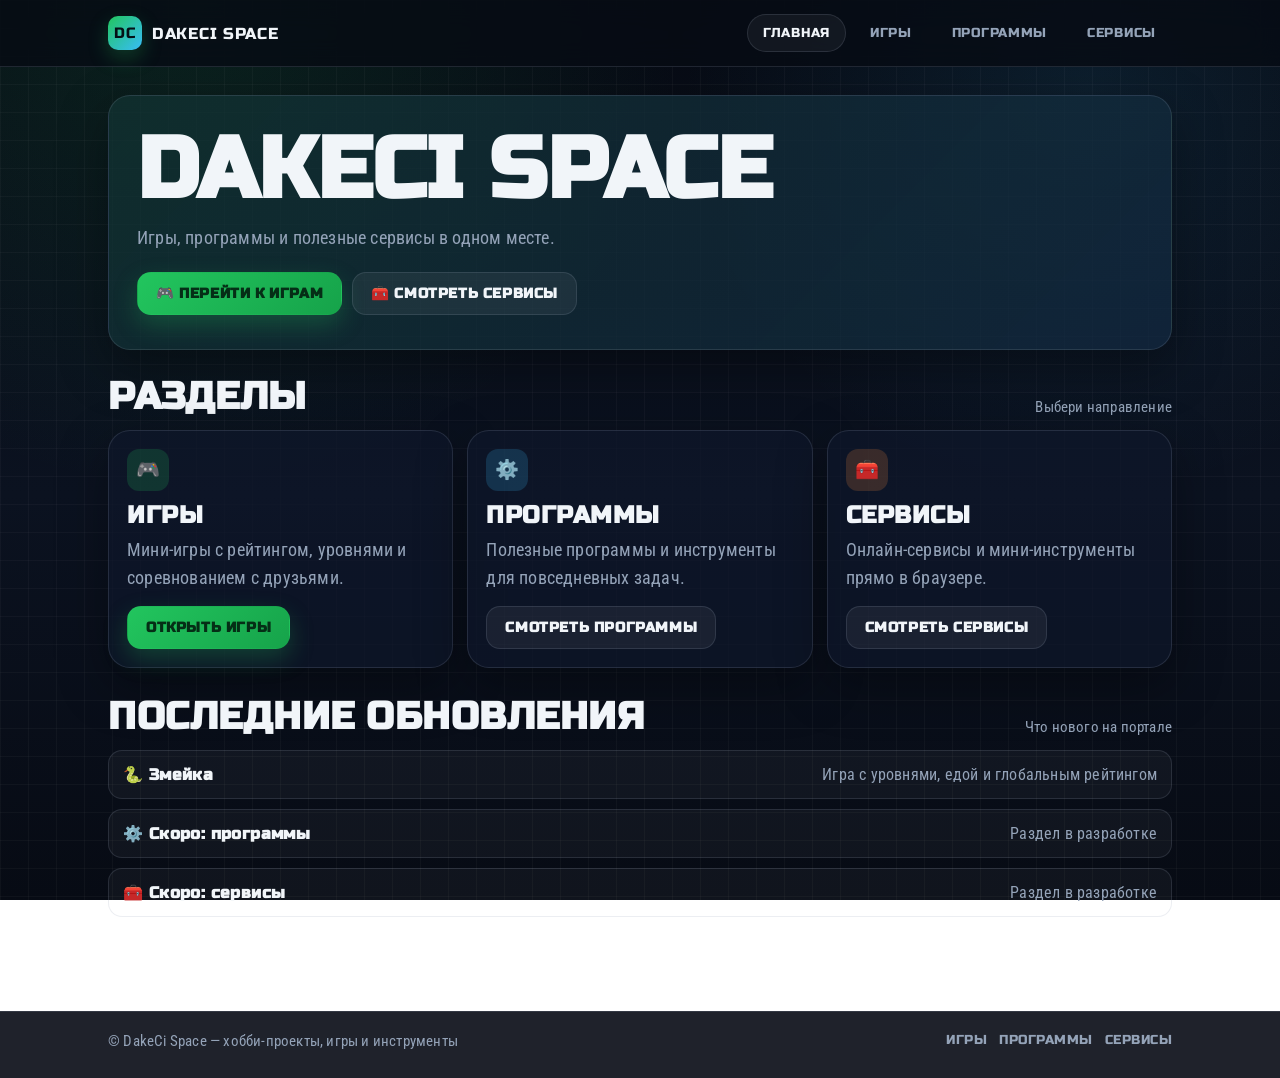
<file: index.html>
<!DOCTYPE html>
<html lang="ru">
<head>
  <meta charset="UTF-8">
  <meta name="viewport" content="width=device-width, initial-scale=1.0">
  <title>DakeCi Space</title>
  <link rel="stylesheet" href="./assets/css/style.css">
</head>
<body>
  <header class="site-header">
    <div class="header-inner">
      <a href="./" class="brand">
        <span class="brand-badge">DC</span>
        <span>DakeCi Space</span>
      </a>
      <button class="nav-toggle" type="button" data-nav-toggle aria-expanded="false" aria-label="Открыть меню">☰</button>
      <nav class="site-nav" data-site-nav>
        <a href="./" class="nav-link active">Главная</a>
        <a href="./games/" class="nav-link">Игры</a>
        <a href="./programs/" class="nav-link">Программы</a>
        <a href="./services/" class="nav-link">Сервисы</a>
      </nav>
    </div>
  </header>

  <main class="page">
    <section class="hero">
      <h1>DakeCi Space</h1>
      <p class="page-description">Игры, программы и полезные сервисы в одном месте.</p>
      <div class="hero-actions">
        <a href="./games/" class="btn btn-primary">🎮 Перейти к играм</a>
        <a href="./services/" class="btn btn-secondary">🧰 Смотреть сервисы</a>
      </div>
    </section>

    <section class="section">
      <div class="section-head">
        <h2 class="section-title">Разделы</h2>
        <p class="section-kicker">Выбери направление</p>
      </div>
      <div class="card-grid">
        <article class="card">
          <div class="card-icon green">🎮</div>
          <h3 class="card-title">Игры</h3>
          <p class="card-description">Мини-игры с рейтингом, уровнями и соревнованием с друзьями.</p>
          <a href="./games/" class="btn btn-primary">Открыть игры</a>
        </article>
        <article class="card">
          <div class="card-icon blue">⚙️</div>
          <h3 class="card-title">Программы</h3>
          <p class="card-description">Полезные программы и инструменты для повседневных задач.</p>
          <a href="./programs/" class="btn btn-secondary">Смотреть программы</a>
        </article>
        <article class="card">
          <div class="card-icon orange">🧰</div>
          <h3 class="card-title">Сервисы</h3>
          <p class="card-description">Онлайн-сервисы и мини-инструменты прямо в браузере.</p>
          <a href="./services/" class="btn btn-secondary">Смотреть сервисы</a>
        </article>
      </div>
    </section>

    <section class="section">
      <div class="section-head">
        <h2 class="section-title">Последние обновления</h2>
        <p class="section-kicker">Что нового на портале</p>
      </div>
      <div class="updates-list">
        <div class="update-item">
          <strong>🐍 Змейка</strong>
          <span>Игра с уровнями, едой и глобальным рейтингом</span>
        </div>
        <div class="update-item">
          <strong>⚙️ Скоро: программы</strong>
          <span>Раздел в разработке</span>
        </div>
        <div class="update-item">
          <strong>🧰 Скоро: сервисы</strong>
          <span>Раздел в разработке</span>
        </div>
      </div>
    </section>
  </main>

  <footer class="site-footer">
    <div class="footer-inner">
      <span>© DakeCi Space — хобби-проекты, игры и инструменты</span>
      <div class="footer-links">
        <a href="./games/">Игры</a>
        <a href="./programs/">Программы</a>
        <a href="./services/">Сервисы</a>
      </div>
    </div>
  </footer>

  <script src="./assets/js/site.js"></script>
</body>
</html>
</file>
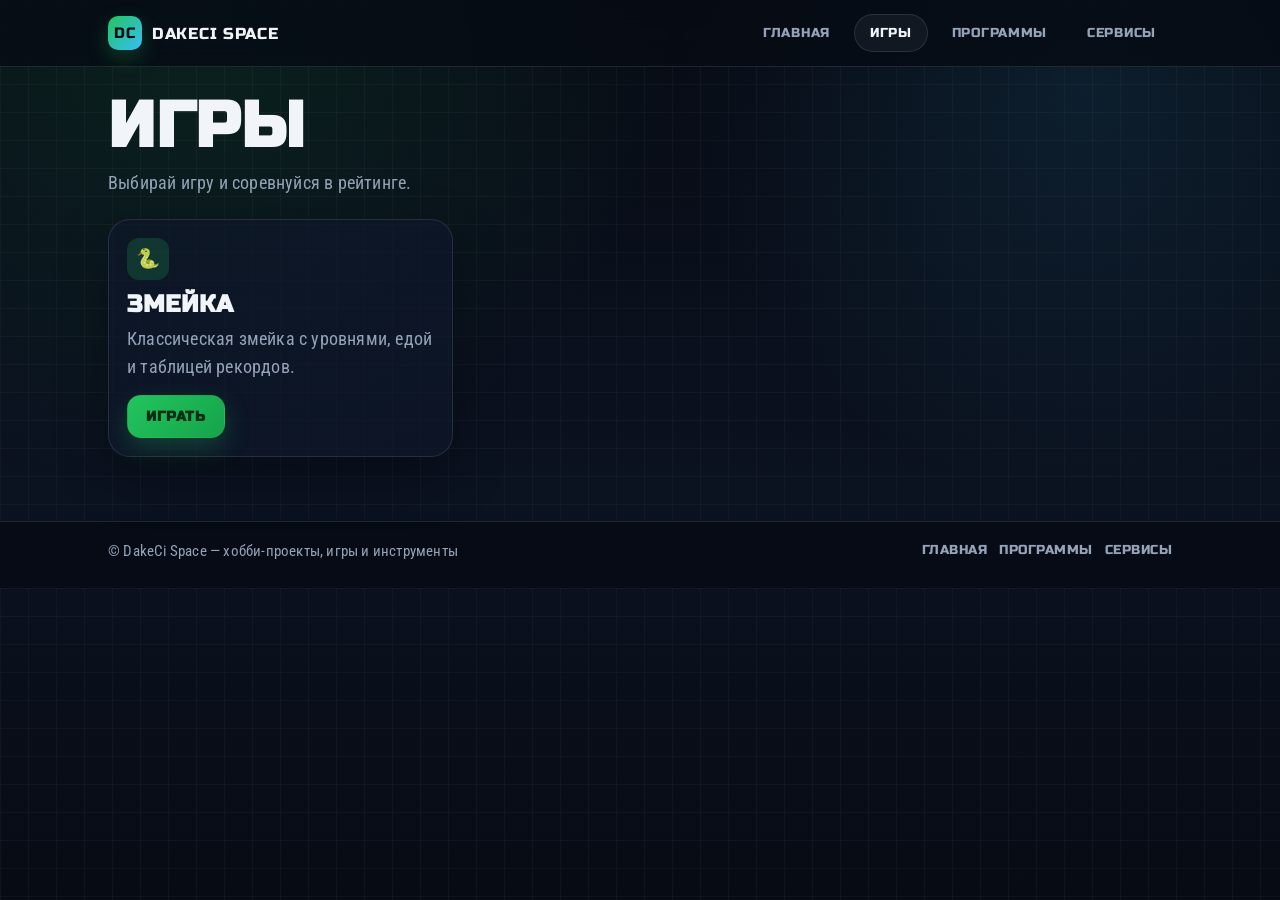
<file: games/index.html>
<!DOCTYPE html>
<html lang="ru">
<head>
  <meta charset="UTF-8">
  <meta name="viewport" content="width=device-width, initial-scale=1.0">
  <title>Игры — DakeCi Space</title>
  <link rel="stylesheet" href="../assets/css/style.css">
</head>
<body>
  <header class="site-header">
    <div class="header-inner">
      <a href="../" class="brand">
        <span class="brand-badge">DC</span>
        <span>DakeCi Space</span>
      </a>
      <button class="nav-toggle" type="button" data-nav-toggle aria-expanded="false" aria-label="Открыть меню">☰</button>
      <nav class="site-nav" data-site-nav>
        <a href="../" class="nav-link">Главная</a>
        <a href="./" class="nav-link active">Игры</a>
        <a href="../programs/" class="nav-link">Программы</a>
        <a href="../services/" class="nav-link">Сервисы</a>
      </nav>
    </div>
  </header>

  <main class="page">
    <h1 class="page-title">Игры</h1>
    <p class="page-lead page-description">Выбирай игру и соревнуйся в рейтинге.</p>

    <div class="card-grid">
      <article class="card game-card">
        <div class="card-icon green">🐍</div>
        <h3 class="card-title">Змейка</h3>
        <p class="card-description">Классическая змейка с уровнями, едой и таблицей рекордов.</p>
        <a href="./snake/" class="btn btn-primary">Играть</a>
      </article>
    </div>
  </main>

  <footer class="site-footer">
    <div class="footer-inner">
      <span>© DakeCi Space — хобби-проекты, игры и инструменты</span>
      <div class="footer-links">
        <a href="../">Главная</a>
        <a href="../programs/">Программы</a>
        <a href="../services/">Сервисы</a>
      </div>
    </div>
  </footer>

  <script src="../assets/js/site.js"></script>
</body>
</html>
</file>
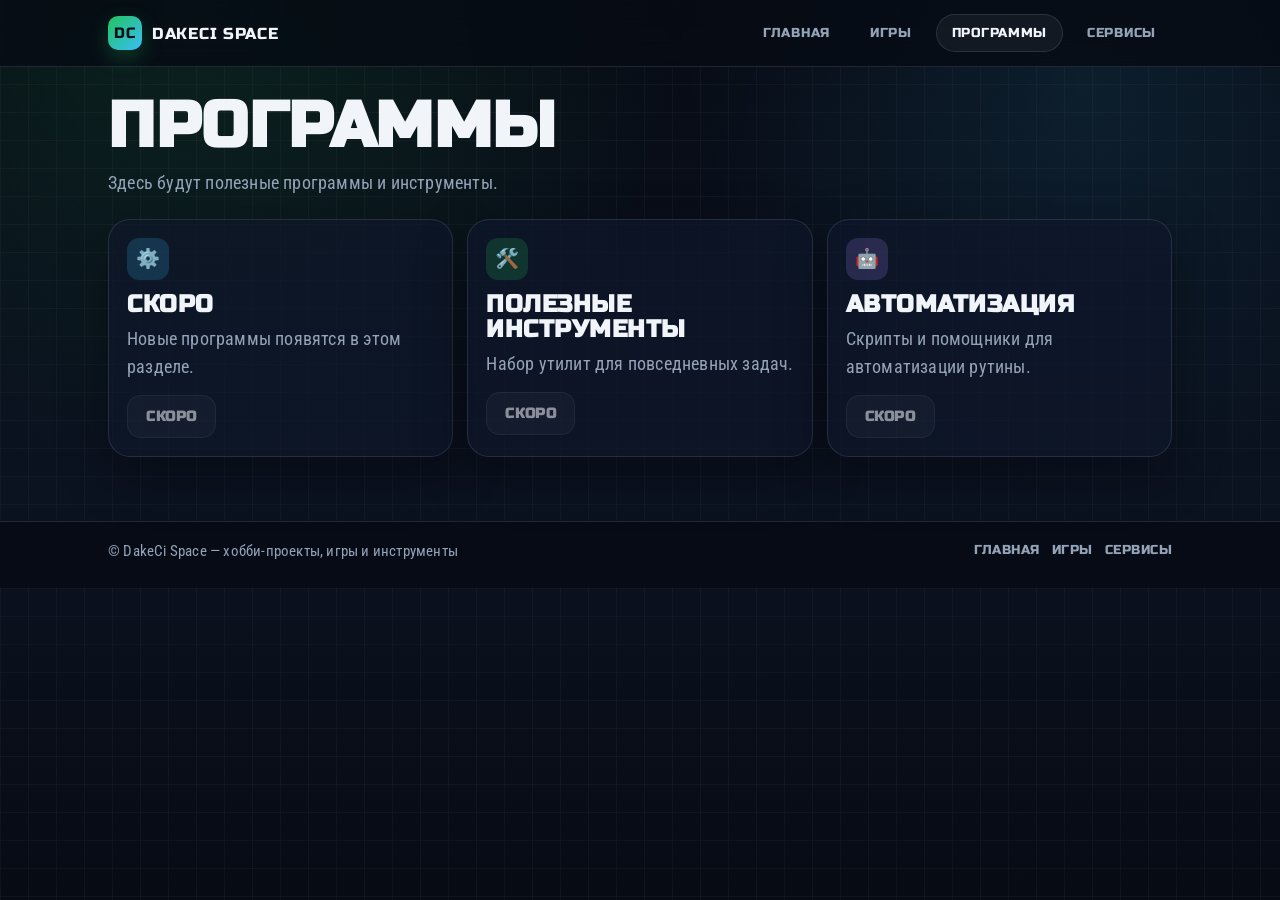
<file: programs/index.html>
<!DOCTYPE html>
<html lang="ru">
<head>
  <meta charset="UTF-8">
  <meta name="viewport" content="width=device-width, initial-scale=1.0">
  <title>Программы — DakeCi Space</title>
  <link rel="stylesheet" href="../assets/css/style.css">
</head>
<body>
  <header class="site-header">
    <div class="header-inner">
      <a href="../" class="brand">
        <span class="brand-badge">DC</span>
        <span>DakeCi Space</span>
      </a>
      <button class="nav-toggle" type="button" data-nav-toggle aria-expanded="false" aria-label="Открыть меню">☰</button>
      <nav class="site-nav" data-site-nav>
        <a href="../" class="nav-link">Главная</a>
        <a href="../games/" class="nav-link">Игры</a>
        <a href="./" class="nav-link active">Программы</a>
        <a href="../services/" class="nav-link">Сервисы</a>
      </nav>
    </div>
  </header>

  <main class="page">
    <h1 class="page-title">Программы</h1>
    <p class="page-lead page-description">Здесь будут полезные программы и инструменты.</p>

    <div class="card-grid">
      <article class="card">
        <div class="card-icon blue">⚙️</div>
        <h3 class="card-title">Скоро</h3>
        <p class="card-description">Новые программы появятся в этом разделе.</p>
        <button class="btn btn-secondary btn-disabled" type="button" disabled>Скоро</button>
      </article>
      <article class="card">
        <div class="card-icon green">🛠️</div>
        <h3 class="card-title">Полезные инструменты</h3>
        <p class="card-description">Набор утилит для повседневных задач.</p>
        <button class="btn btn-secondary btn-disabled" type="button" disabled>Скоро</button>
      </article>
      <article class="card">
        <div class="card-icon purple">🤖</div>
        <h3 class="card-title">Автоматизация</h3>
        <p class="card-description">Скрипты и помощники для автоматизации рутины.</p>
        <button class="btn btn-secondary btn-disabled" type="button" disabled>Скоро</button>
      </article>
    </div>
  </main>

  <footer class="site-footer">
    <div class="footer-inner">
      <span>© DakeCi Space — хобби-проекты, игры и инструменты</span>
      <div class="footer-links">
        <a href="../">Главная</a>
        <a href="../games/">Игры</a>
        <a href="../services/">Сервисы</a>
      </div>
    </div>
  </footer>

  <script src="../assets/js/site.js"></script>
</body>
</html>
</file>
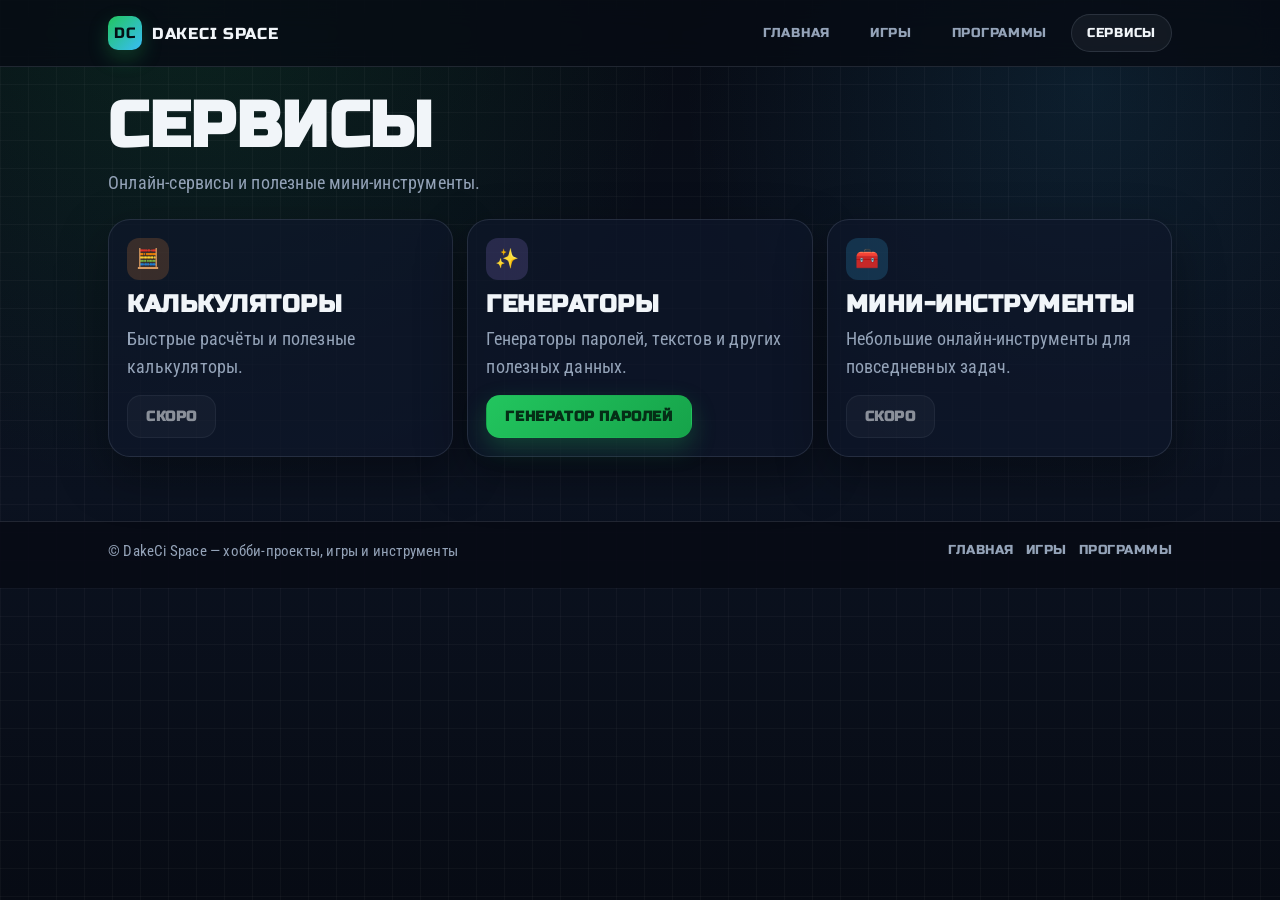
<file: services/index.html>
<!DOCTYPE html>
<html lang="ru">
<head>
  <meta charset="UTF-8">
  <meta name="viewport" content="width=device-width, initial-scale=1.0">
  <title>Сервисы — DakeCi Space</title>
  <link rel="stylesheet" href="../assets/css/style.css">
</head>
<body>
  <header class="site-header">
    <div class="header-inner">
      <a href="../" class="brand">
        <span class="brand-badge">DC</span>
        <span>DakeCi Space</span>
      </a>
      <button class="nav-toggle" type="button" data-nav-toggle aria-expanded="false" aria-label="Открыть меню">☰</button>
      <nav class="site-nav" data-site-nav>
        <a href="../" class="nav-link">Главная</a>
        <a href="../games/" class="nav-link">Игры</a>
        <a href="../programs/" class="nav-link">Программы</a>
        <a href="./" class="nav-link active">Сервисы</a>
      </nav>
    </div>
  </header>

  <main class="page">
    <h1 class="page-title">Сервисы</h1>
    <p class="page-lead page-description">Онлайн-сервисы и полезные мини-инструменты.</p>

    <div class="card-grid">
      <article class="card">
        <div class="card-icon orange">🧮</div>
        <h3 class="card-title">Калькуляторы</h3>
        <p class="card-description">Быстрые расчёты и полезные калькуляторы.</p>
        <button class="btn btn-secondary btn-disabled" type="button" disabled>Скоро</button>
      </article>

      <article class="card">
        <div class="card-icon purple">✨</div>
        <h3 class="card-title">Генераторы</h3>
        <p class="card-description">Генераторы паролей, текстов и других полезных данных.</p>
        <a href="./password-generator/" class="btn btn-primary">Генератор паролей</a>
      </article>

      <article class="card">
        <div class="card-icon blue">🧰</div>
        <h3 class="card-title">Мини-инструменты</h3>
        <p class="card-description">Небольшие онлайн-инструменты для повседневных задач.</p>
        <button class="btn btn-secondary btn-disabled" type="button" disabled>Скоро</button>
      </article>
    </div>
  </main>

  <footer class="site-footer">
    <div class="footer-inner">
      <span>© DakeCi Space — хобби-проекты, игры и инструменты</span>
      <div class="footer-links">
        <a href="../">Главная</a>
        <a href="../games/">Игры</a>
        <a href="../programs/">Программы</a>
      </div>
    </div>
  </footer>

  <script src="../assets/js/site.js"></script>
</body>
</html>
</file>
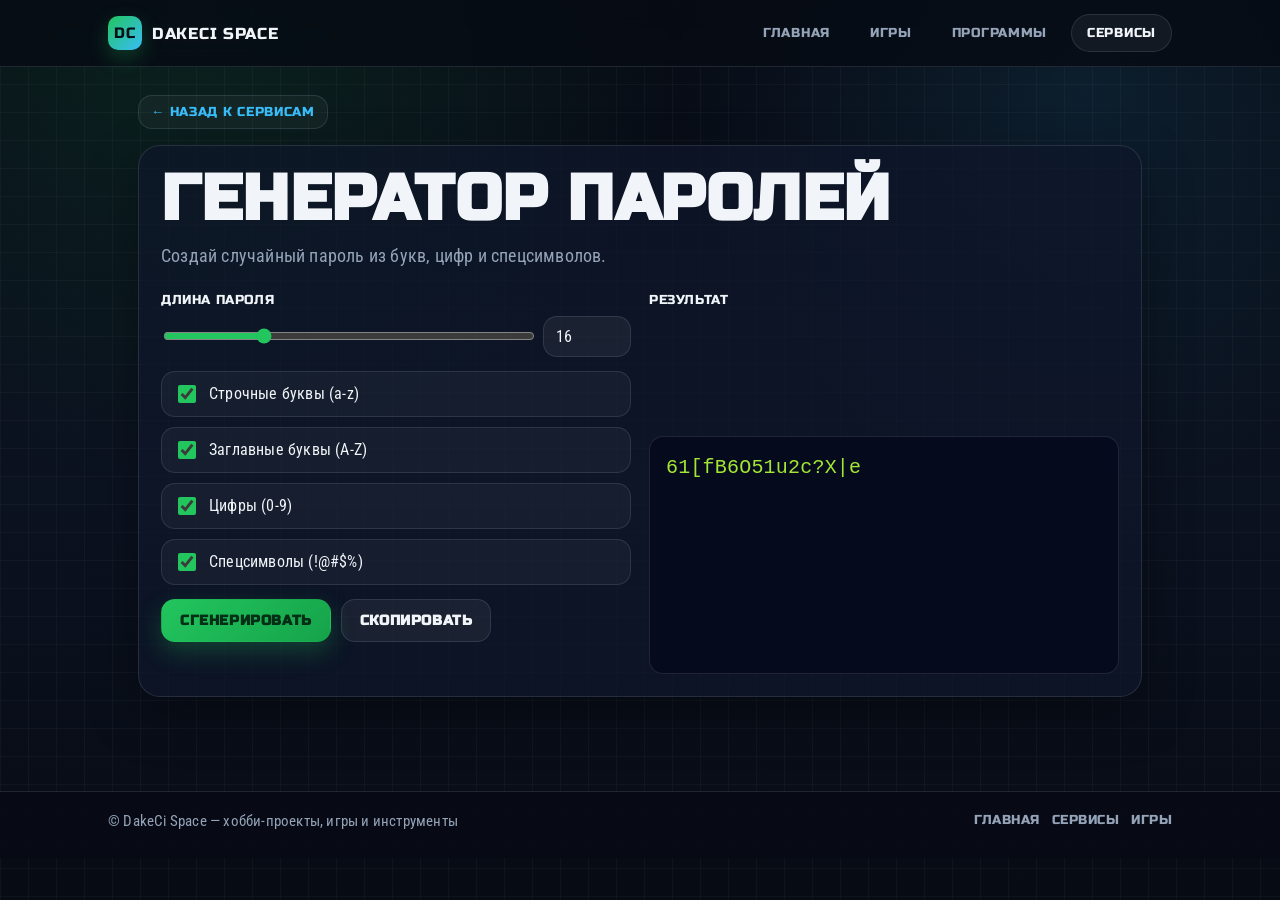
<file: services/password-generator/index.html>
<!DOCTYPE html>
<html lang="ru">
<head>
  <meta charset="UTF-8">
  <meta name="viewport" content="width=device-width, initial-scale=1.0">
  <title>Генератор паролей — DakeCi Space</title>
  <link rel="stylesheet" href="../../assets/css/style.css">
</head>
<body>
  <header class="site-header">
    <div class="header-inner">
      <a href="../../" class="brand">
        <span class="brand-badge">DC</span>
        <span>DakeCi Space</span>
      </a>
      <button class="nav-toggle" type="button" data-nav-toggle aria-expanded="false" aria-label="Открыть меню">☰</button>
      <nav class="site-nav" data-site-nav>
        <a href="../../" class="nav-link">Главная</a>
        <a href="../../games/" class="nav-link">Игры</a>
        <a href="../../programs/" class="nav-link">Программы</a>
        <a href="../" class="nav-link active">Сервисы</a>
      </nav>
    </div>
  </header>

  <main class="page page-narrow">
    <nav class="breadcrumb">
      <a href="../index.html">← Назад к сервисам</a>
    </nav>

    <section class="service-tool password-tool password-generator" data-password-generator>
      <div class="tool-header">
        <h1 class="page-title">Генератор паролей</h1>
        <p class="page-lead page-description">Создай случайный пароль из букв, цифр и спецсимволов.</p>
      </div>

      <div class="tool-grid">
        <div class="tool-settings">
          <div class="tool-field">
            <label class="tool-label" for="passwordLengthRange">Длина пароля</label>
            <div class="tool-range-row">
              <input class="tool-range" type="range" data-password-range min="4" max="50" value="16" />
              <input class="tool-number" type="number" data-password-length min="4" max="50" value="16" />
            </div>
          </div>

          <div class="tool-checkboxes">
            <label class="tool-check-item">
              <input type="checkbox" data-password-lowercase checked />
              <span>Строчные буквы (a-z)</span>
            </label>
            <label class="tool-check-item">
              <input type="checkbox" data-password-uppercase checked />
              <span>Заглавные буквы (A-Z)</span>
            </label>
            <label class="tool-check-item">
              <input type="checkbox" data-password-digits checked />
              <span>Цифры (0-9)</span>
            </label>
            <label class="tool-check-item">
              <input type="checkbox" data-password-symbols checked />
              <span>Спецсимволы (!@#$%)</span>
            </label>
          </div>

          <div class="tool-actions">
            <button class="btn btn-primary" type="button" data-password-generate>Сгенерировать</button>
            <button class="btn btn-secondary" type="button" data-password-copy>Скопировать</button>
          </div>

          <p class="tool-status" data-password-message aria-live="polite"></p>
        </div>

        <div class="tool-result">
          <label class="tool-label">Результат</label>
          <div class="password-output" data-password-result tabindex="0">Нажмите «Сгенерировать»</div>
        </div>
      </div>
    </section>
  </main>

  <footer class="site-footer">
    <div class="footer-inner">
      <span>© DakeCi Space — хобби-проекты, игры и инструменты</span>
      <div class="footer-links">
        <a href="../../">Главная</a>
        <a href="../index.html">Сервисы</a>
        <a href="../../games/">Игры</a>
      </div>
    </div>
  </footer>

  <script src="../../assets/js/site.js"></script>
</body>
</html>
</file>
<file: assets/css/style.css>
@import url('https://fonts.googleapis.com/css2?family=Roboto+Condensed:wght@400;500;600;700&family=Russo+One&display=swap');

:root {
  --bg: #070b14;
  --bg-elevated: #0d1424;
  --bg-card: rgba(15, 23, 42, 0.72);
  --bg-card-hover: rgba(20, 32, 56, 0.9);
  --border: rgba(148, 163, 184, 0.18);
  --border-hover: rgba(148, 163, 184, 0.32);
  --text: #f1f5f9;
  --muted: #94a3b8;
  --accent-green: #22c55e;
  --accent-lime: #a3e635;
  --accent-blue: #38bdf8;
  --accent-orange: #fb923c;
  --accent-purple: #a78bfa;
  --shadow: 0 18px 50px rgba(0, 0, 0, 0.35);
  --radius-lg: 22px;
  --radius-md: 14px;
  --radius-sm: 10px;
  --container: 1100px;
  --header-h: 68px;
  --font-display: "Russo One", "Roboto Condensed", Arial, sans-serif;
  --font-body: "Roboto Condensed", Arial, sans-serif;
}

* {
  box-sizing: border-box;
}

html {
  scroll-behavior: smooth;
}

body {
  margin: 0;
  min-height: 100vh;
  font-family: var(--font-body);
  letter-spacing: 0.2px;
  color: var(--text);
  background:
    linear-gradient(rgba(255, 255, 255, 0.03) 1px, transparent 1px),
    linear-gradient(90deg, rgba(255, 255, 255, 0.03) 1px, transparent 1px),
    radial-gradient(circle at 15% 0%, rgba(34, 197, 94, 0.12), transparent 35%),
    radial-gradient(circle at 85% 10%, rgba(56, 189, 248, 0.1), transparent 30%),
    linear-gradient(180deg, #070b14 0%, #0b1220 55%, #070b14 100%);
  background-size: 28px 28px, 28px 28px, auto, auto, auto;
  background-attachment: fixed;
}

.logo,
.site-logo,
.brand,
.site-nav a,
.nav a,
.hero h1,
.page-title,
.section-title,
.section-head h2,
.card-title,
.card h3,
h1,
h2,
h3 {
  font-family: var(--font-display);
  letter-spacing: 0.5px;
}

a {
  color: inherit;
  text-decoration: none;
}

img {
  max-width: 100%;
  display: block;
}

.site-header,
.site-nav,
.btn,
.card,
.game-card,
.main-card,
.side-card {
  font-family: var(--font-body);
}

.site-nav a,
.nav a,
.nav-link,
.btn,
.card-badge,
.section-kicker,
.breadcrumb a,
.brand {
  font-family: var(--font-display);
  text-transform: uppercase;
  letter-spacing: 0.7px;
}

.site-header {
  position: sticky;
  top: 0;
  z-index: 100;
  backdrop-filter: blur(14px);
  background: rgba(7, 11, 20, 0.82);
  border-bottom: 1px solid var(--border);
}

.header-inner {
  max-width: var(--container);
  margin: 0 auto;
  padding: 14px 18px;
  display: flex;
  align-items: center;
  justify-content: space-between;
  gap: 16px;
}

.brand {
  display: inline-flex;
  align-items: center;
  gap: 10px;
  font-size: 1rem;
}

.brand-badge {
  width: 34px;
  height: 34px;
  border-radius: 10px;
  display: grid;
  place-items: center;
  background: linear-gradient(135deg, var(--accent-green), var(--accent-blue));
  color: #041016;
  font-size: 0.95rem;
  font-family: var(--font-display);
  box-shadow: 0 8px 20px rgba(34, 197, 94, 0.25);
}

.site-nav {
  display: flex;
  align-items: center;
  gap: 8px;
  flex-wrap: wrap;
  justify-content: flex-end;
}

.nav-link {
  padding: 10px 15px;
  border-radius: 999px;
  color: var(--muted);
  font-size: 0.82rem;
  font-weight: 400;
  border: 1px solid transparent;
  transition: 0.18s ease;
}

.nav-link:hover,
.nav-link.active {
  color: var(--text);
  border-color: var(--border);
  background: rgba(255, 255, 255, 0.05);
}

.nav-toggle {
  display: none;
  border: 1px solid var(--border);
  background: rgba(255, 255, 255, 0.05);
  color: var(--text);
  border-radius: 12px;
  padding: 8px 12px;
  font-size: 1rem;
  cursor: pointer;
  font-family: var(--font-display);
}

.page {
  max-width: var(--container);
  margin: 0 auto;
  padding: 28px 18px 40px;
}

.page-narrow {
  max-width: 1040px;
}

.hero {
  padding: 34px 28px;
  border-radius: var(--radius-lg);
  border: 1px solid var(--border);
  background:
    linear-gradient(135deg, rgba(34, 197, 94, 0.12), rgba(56, 189, 248, 0.08)),
    var(--bg-card);
  box-shadow: var(--shadow);
  margin-bottom: 28px;
}

.hero h1 {
  margin: 0 0 12px;
  font-size: clamp(42px, 8vw, 86px);
  line-height: 0.95;
  text-transform: uppercase;
}

.hero p,
.page-lead,
.page-description {
  margin: 0;
  color: var(--muted);
  font-size: 18px;
  line-height: 1.55;
  max-width: 720px;
}

.page-lead,
.page-description {
  max-width: 760px;
  margin-bottom: 22px;
}

.hero-actions,
.action-row {
  display: flex;
  flex-wrap: wrap;
  gap: 10px;
  margin-top: 20px;
}

.section {
  margin-bottom: 30px;
}

.section-head {
  display: flex;
  align-items: end;
  justify-content: space-between;
  gap: 12px;
  margin-bottom: 14px;
}

.section-title,
.section-head h2 {
  margin: 0;
  font-size: clamp(24px, 4vw, 38px);
  line-height: 1;
  text-transform: uppercase;
}

.section-head p,
.section-kicker {
  margin: 0;
  color: var(--muted);
  font-size: 0.95rem;
  font-family: var(--font-body);
  text-transform: none;
  letter-spacing: 0.2px;
}

.card-grid {
  display: grid;
  grid-template-columns: repeat(3, minmax(0, 1fr));
  gap: 14px;
}

.card,
.game-card {
  border: 1px solid var(--border);
  background: var(--bg-card);
  border-radius: var(--radius-lg);
  padding: 18px;
  box-shadow: var(--shadow);
  transition: transform 0.18s ease, border-color 0.18s ease, background 0.18s ease;
}

.card:hover,
.game-card:hover {
  transform: translateY(-3px);
  border-color: var(--border-hover);
  background: var(--bg-card-hover);
}

.card-icon {
  width: 42px;
  height: 42px;
  border-radius: 12px;
  display: grid;
  place-items: center;
  font-size: 1.2rem;
  margin-bottom: 12px;
}

.card-icon.green { background: rgba(34, 197, 94, 0.18); }
.card-icon.blue { background: rgba(56, 189, 248, 0.18); }
.card-icon.orange { background: rgba(251, 146, 60, 0.18); }
.card-icon.purple { background: rgba(167, 139, 250, 0.18); }

.card-title,
.card h3 {
  margin: 0 0 8px;
  font-size: 24px;
  line-height: 1.05;
  text-transform: uppercase;
}

.card-description,
.card p {
  margin: 0 0 14px;
  color: var(--muted);
  font-size: 18px;
  line-height: 1.55;
  font-family: var(--font-body);
  text-transform: none;
  letter-spacing: 0.2px;
}

.btn {
  display: inline-flex;
  align-items: center;
  justify-content: center;
  gap: 8px;
  border-radius: var(--radius-md);
  padding: 12px 18px;
  font-size: 0.9rem;
  font-weight: 700;
  border: 1px solid transparent;
  cursor: pointer;
  transition: 0.18s ease;
  text-transform: uppercase;
  letter-spacing: 0.6px;
}

.btn-primary {
  background: linear-gradient(135deg, var(--accent-green), #16a34a);
  color: #052e16;
  box-shadow: 0 10px 24px rgba(34, 197, 94, 0.25);
}

.btn-primary:hover {
  transform: translateY(-1px);
  filter: brightness(1.05);
}

.btn-secondary {
  background: rgba(255, 255, 255, 0.06);
  border-color: var(--border);
  color: var(--text);
}

.btn-secondary:hover {
  background: rgba(255, 255, 255, 0.1);
}

.btn-disabled,
.btn:disabled {
  opacity: 0.55;
  cursor: not-allowed;
  pointer-events: none;
}

.page-title {
  margin: 0 0 10px;
  font-size: clamp(34px, 6vw, 64px);
  line-height: 1;
  text-transform: uppercase;
}

.breadcrumb {
  margin-bottom: 16px;
}

.breadcrumb a {
  display: inline-flex;
  align-items: center;
  gap: 6px;
  padding: 8px 12px;
  border-radius: var(--radius-md);
  border: 1px solid var(--border);
  background: rgba(255, 255, 255, 0.04);
  color: var(--accent-blue);
  font-size: 0.82rem;
}

.breadcrumb a:hover {
  background: rgba(255, 255, 255, 0.08);
}

.updates-list {
  display: grid;
  gap: 10px;
}

.update-item {
  display: flex;
  justify-content: space-between;
  gap: 12px;
  align-items: center;
  padding: 12px 14px;
  border-radius: var(--radius-md);
  border: 1px solid var(--border);
  background: rgba(255, 255, 255, 0.04);
}

.update-item span {
  color: var(--muted);
  font-size: 1rem;
  line-height: 1.45;
}

.update-item strong {
  font-size: 1rem;
  font-family: var(--font-display);
  letter-spacing: 0.4px;
}

.site-footer {
  margin-top: 24px;
  border-top: 1px solid var(--border);
  background: rgba(7, 11, 20, 0.9);
}

.footer-inner {
  max-width: var(--container);
  margin: 0 auto;
  padding: 20px 18px 28px;
  display: flex;
  flex-wrap: wrap;
  gap: 10px 18px;
  justify-content: space-between;
  color: var(--muted);
  font-size: 0.95rem;
}

.footer-links {
  display: flex;
  flex-wrap: wrap;
  gap: 12px;
}

.footer-links a {
  color: var(--muted);
  font-family: var(--font-display);
  text-transform: uppercase;
  letter-spacing: 0.5px;
  font-size: 0.82rem;
}

.footer-links a:hover {
  color: var(--text);
}

.page-snake .title-row h1,
.page-snake .overlay-title,
.page-snake .side-card h2 {
  font-family: var(--font-display);
  letter-spacing: 0.5px;
}

.service-tool {
  margin-bottom: 30px;
  border: 1px solid var(--border);
  background: var(--bg-card);
  border-radius: var(--radius-lg);
  padding: 22px;
  box-shadow: var(--shadow);
}

.service-tool:hover {
  border-color: var(--border-hover);
}

.tool-header {
  margin-bottom: 18px;
}

.tool-header .section-title {
  margin-bottom: 8px;
}

.tool-grid {
  display: grid;
  grid-template-columns: minmax(0, 1fr) minmax(0, 1fr);
  gap: 18px;
  align-items: start;
}

.tool-settings {
  display: grid;
  gap: 14px;
}

.tool-field {
  display: grid;
  gap: 8px;
}

.tool-label {
  font-family: var(--font-display);
  text-transform: uppercase;
  letter-spacing: 0.6px;
  font-size: 0.82rem;
  color: var(--text);
}

.tool-range-row {
  display: grid;
  grid-template-columns: 1fr 88px;
  gap: 10px;
  align-items: center;
}

.tool-range {
  width: 100%;
  accent-color: var(--accent-green);
  cursor: pointer;
}

.tool-number,
.tool-check {
  width: 100%;
  border: 1px solid var(--border);
  background: rgba(255, 255, 255, 0.06);
  color: var(--text);
  border-radius: var(--radius-md);
  padding: 10px 12px;
  font-family: var(--font-body);
  font-size: 1rem;
}

.tool-number:focus {
  outline: none;
  border-color: rgba(34, 197, 94, 0.55);
}

.tool-checkboxes {
  display: grid;
  gap: 10px;
}

.tool-check-item {
  display: flex;
  align-items: center;
  gap: 10px;
  padding: 10px 12px;
  border: 1px solid var(--border);
  border-radius: var(--radius-md);
  background: rgba(255, 255, 255, 0.04);
  cursor: pointer;
  font-size: 1rem;
  color: var(--text);
}

.tool-check-item input {
  width: 18px;
  height: 18px;
  accent-color: var(--accent-green);
  cursor: pointer;
}

.tool-actions {
  display: flex;
  flex-wrap: wrap;
  gap: 10px;
}

.tool-result {
  display: grid;
  gap: 10px;
  min-height: 100%;
}

.password-output {
  min-height: 120px;
  padding: 16px;
  border-radius: var(--radius-md);
  border: 1px solid var(--border);
  background: rgba(2, 6, 23, 0.65);
  color: var(--accent-lime);
  font-family: "Courier New", Courier, monospace;
  font-size: clamp(1rem, 2.4vw, 1.25rem);
  line-height: 1.45;
  word-break: break-all;
  overflow-wrap: anywhere;
  overflow-x: auto;
}

.tool-status {
  min-height: 1.2em;
  margin: 0;
  font-size: 0.95rem;
  color: var(--accent-green);
}

.tool-status.error {
  color: #fca5a5;
}

@media (max-width: 900px) {
  .tool-grid {
    grid-template-columns: 1fr;
  }
}

@media (max-width: 720px) {
  .card-grid {
    grid-template-columns: repeat(2, minmax(0, 1fr));
  }
}

@media (max-width: 720px) {
  .nav-toggle {
    display: inline-flex;
  }

  .site-nav {
    display: none;
    width: 100%;
    flex-direction: column;
    align-items: stretch;
    padding-top: 8px;
  }

  .site-nav.open {
    display: flex;
  }

  .header-inner {
    flex-wrap: wrap;
  }

  .nav-link {
    width: 100%;
    border-radius: 12px;
    font-size: 0.78rem;
    padding: 11px 14px;
  }

  .brand {
    font-size: 0.92rem;
    max-width: calc(100% - 56px);
  }

  .card-grid {
    grid-template-columns: 1fr;
  }

  .hero {
    padding: 24px 18px;
  }

  .hero h1 {
    font-size: clamp(34px, 11vw, 56px);
    line-height: 0.98;
  }

  .page-title {
    font-size: clamp(28px, 9vw, 48px);
  }

  .section-title,
  .section-head h2 {
    font-size: clamp(20px, 6vw, 30px);
  }

  .card-title,
  .card h3 {
    font-size: 20px;
  }

  .card-description,
  .card p,
  .hero p,
  .page-lead,
  .page-description {
    font-size: 16px;
  }

  .btn {
    width: 100%;
    min-height: 44px;
    font-size: 0.82rem;
  }

  .hero-actions .btn,
  .card .btn {
    width: auto;
    min-width: 140px;
  }

  .update-item {
    flex-direction: column;
    align-items: flex-start;
  }
}

@media (max-width: 420px) {
  .hero-actions .btn,
  .card .btn {
    width: 100%;
  }
}
</file>
